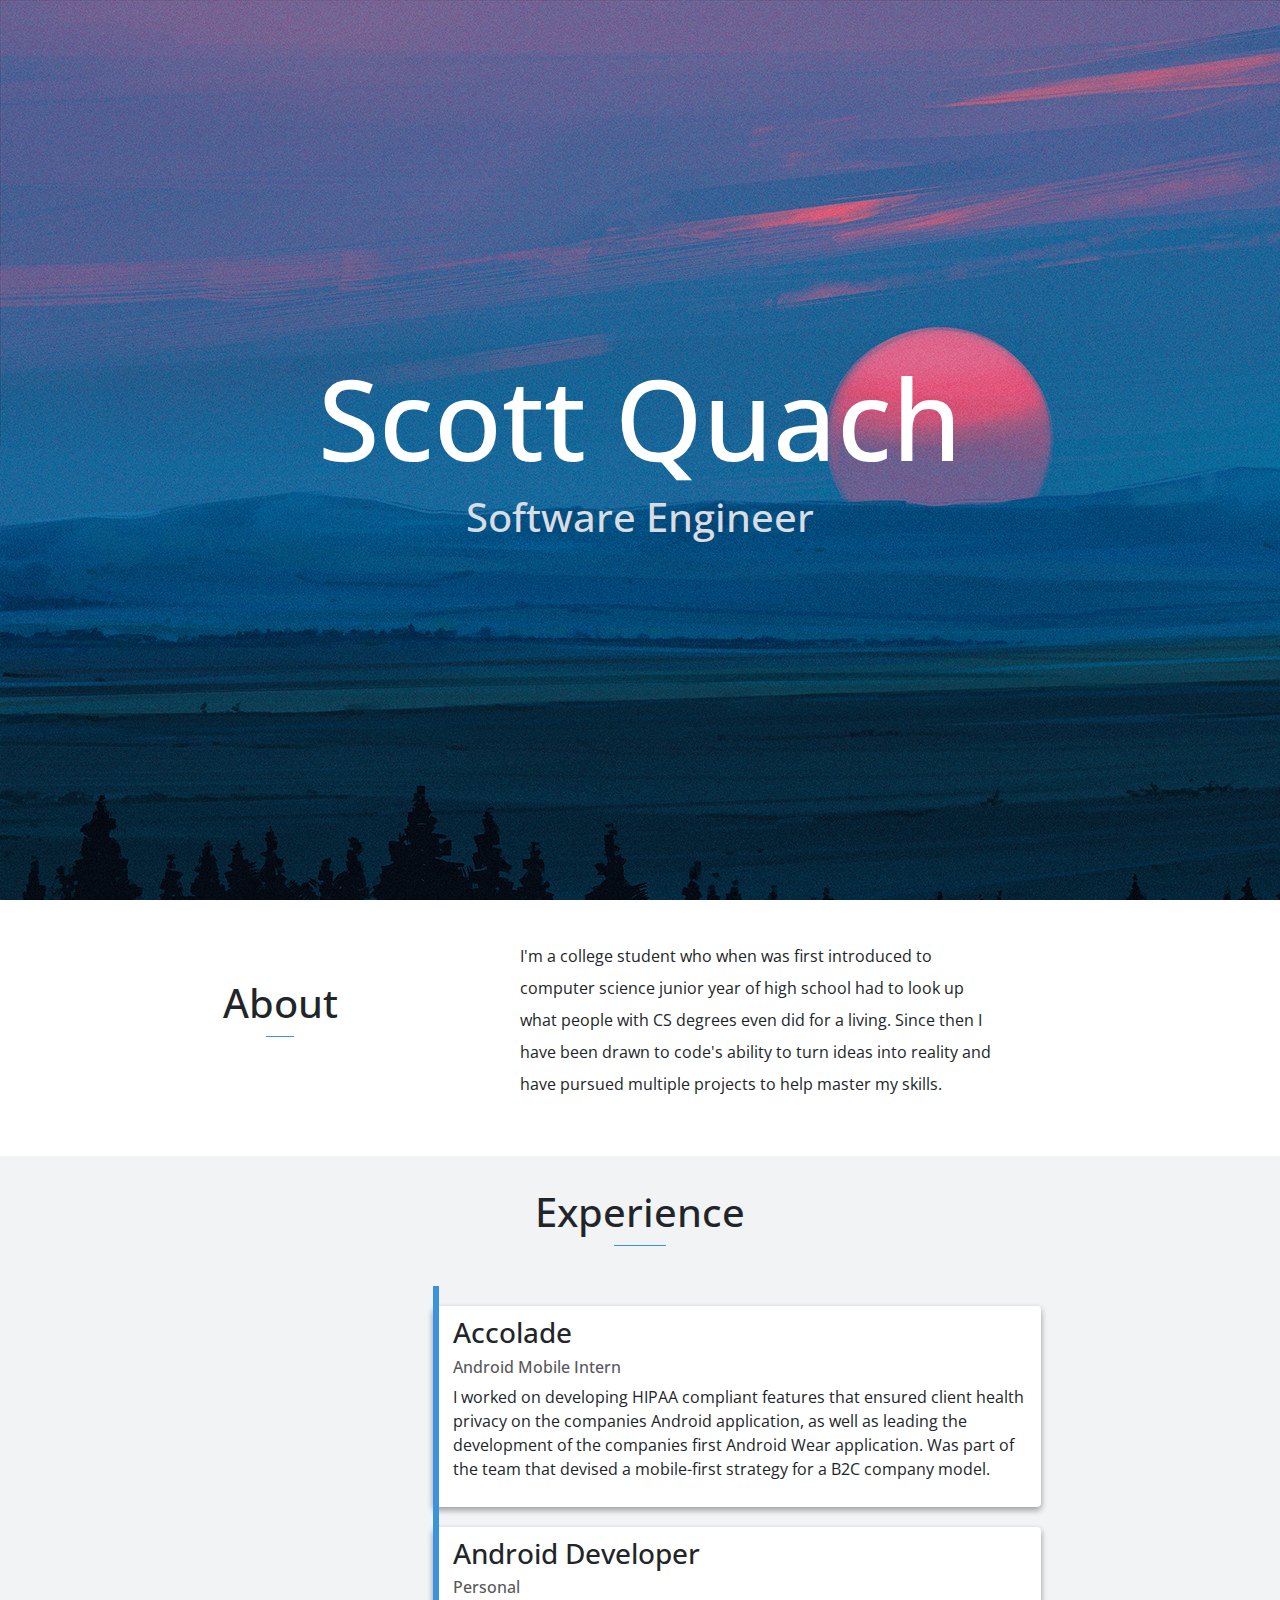
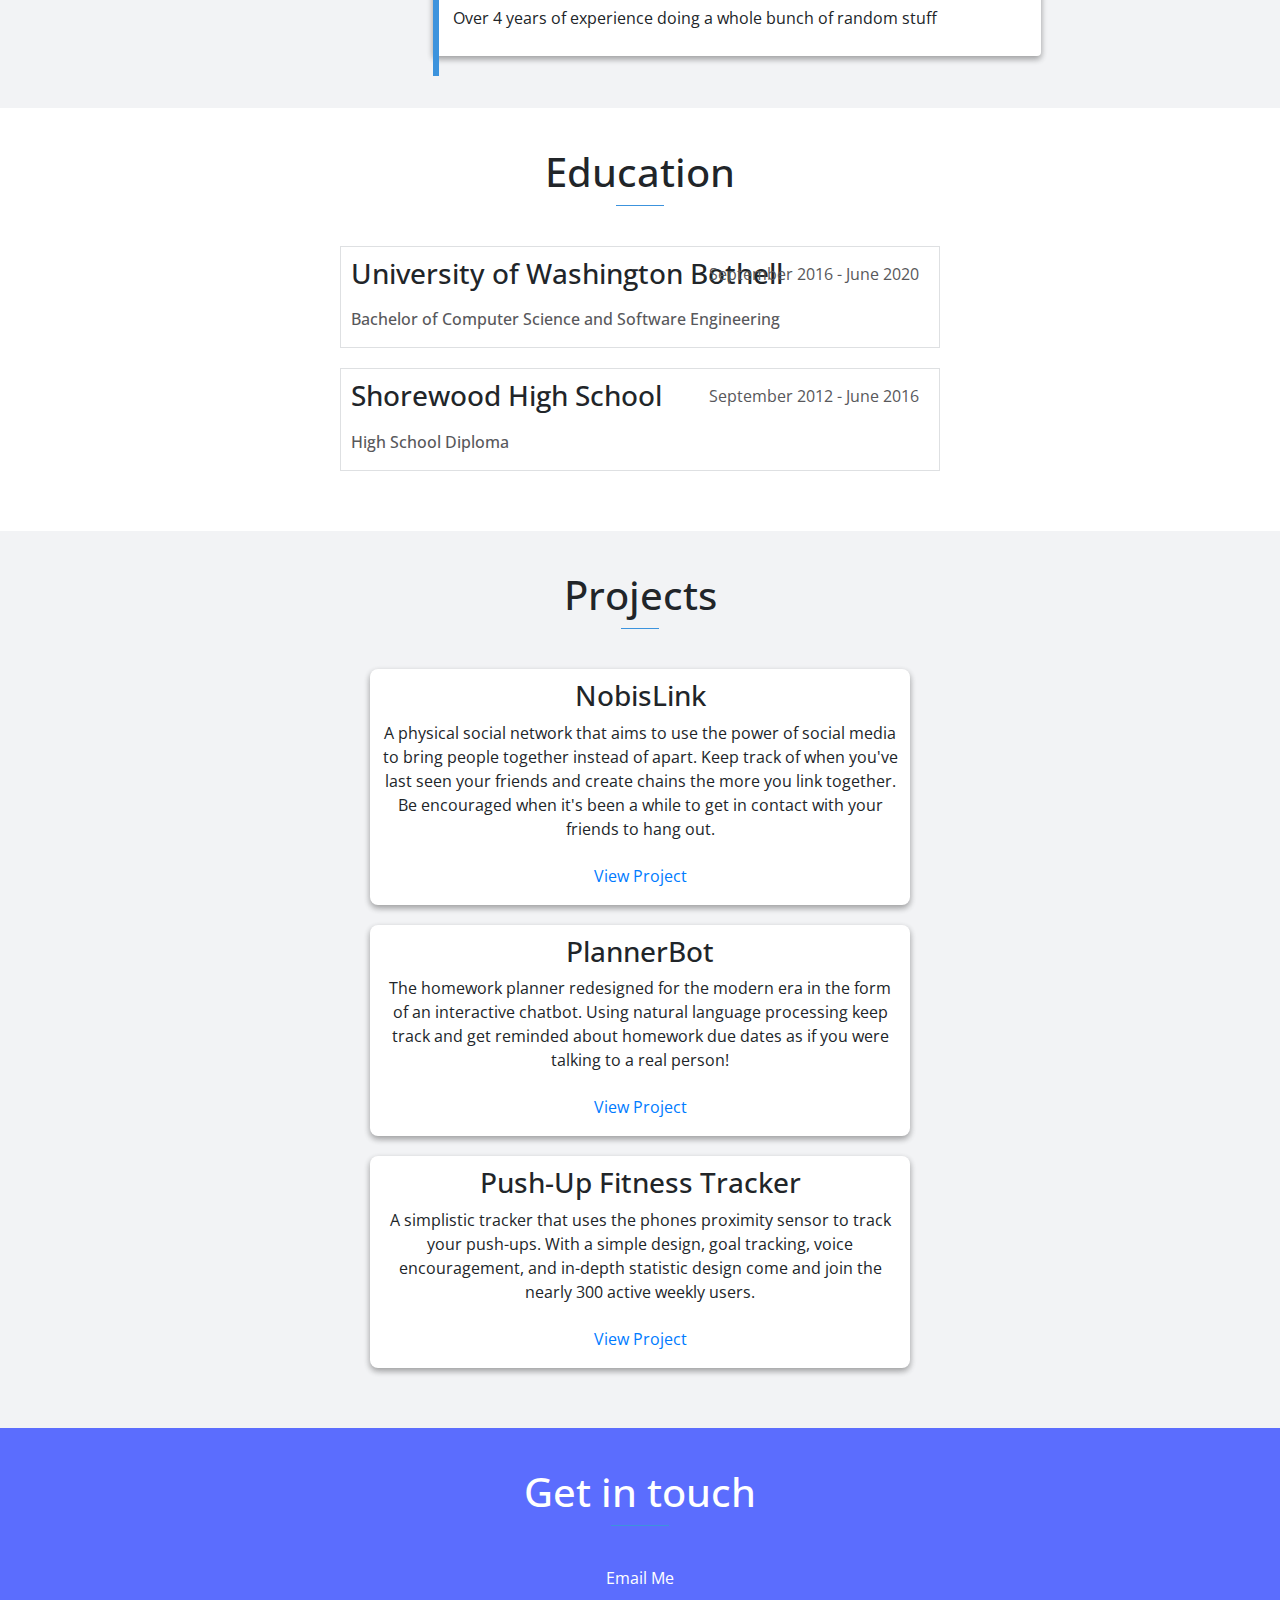
<file: index.html>
<!DOCTYPE html>
<html lang="en">

<head>
  <meta charset="utf-8" />
  <meta name="keywords" content="html, html5, css, css3, portfolio, professional" />
  <link rel="stylesheet" type="text/css" href="stylesheet.css" />
  <meta name="viewport" content="width = device-width, initial-scale = 1">
  <title>My Portfolio</title>

  <link href="https://fonts.googleapis.com/css?family=Open+Sans" rel="stylesheet">

  <link rel="stylesheet" type="text/css" href="https://maxcdn.bootstrapcdn.com/bootstrap/4.0.0/css/bootstrap.min.css">
</head>

<body>

  <!-- Splash screen -->
  <div class="full-screen">
    <div id="splash">
      <h2 id="title-name">Scott Quach</h2>
      <h3 id="title-description">Software Engineer</h3>
    </div>
  </div>

  <!-- About me -->
  <div id="about">
    <h1 class="heading">About</h1>
    <p>
      I'm a college student who when was first introduced to computer science junior year of high school
       had to look up what people with CS degrees even did for a living. Since then I have been drawn to code's ability to turn ideas into reality and have pursued multiple projects to help
       master my skills.
    </p>
  </div>

  <!-- Experience -->
  <div id="experience" class="section">
    <h1 class="heading">Experience</h1>

    <div class="timeline">
      <div class="timeline-container">
        <!-- Could put the date on the left sideof the timeline -->
        <!-- <h4>June 2017 - August 2017</h2> -->
        <h3>Accolade</h3>
        <h6>Android Mobile Intern</h6>
        <p>
          I worked on developing HIPAA compliant features that ensured client health privacy on the companies Android application, as well as leading the development of the companies first Android Wear application. Was part of the team that devised a mobile-first
          strategy for a B2C company model.
        </p>
      </div>
      <div class="timeline-container">
        <h3>Android Developer</h3>
        <h6>Personal</h6>
        <p>
          Over 4 years of experience doing a whole bunch of random stuff
        </p>
      </div>
    </div>

  </div>

  <!-- Education -->
  <div id="education" class="section">
    <h1 class="heading">Education</h1>
    <!-- College -->
    <div class="education-container">
      <h3>University of Washington Bothell</h3>
      <span class="education-date">September 2016 - June 2020</span>
      <h6>Bachelor of Computer Science and Software Engineering</h6>
    </div>
    <!-- Highschool -->
    <div class="education-container">
      <h3>Shorewood High School</h3>
      <span class="education-date">September 2012 - June 2016</span>
      <h6>High School Diploma</h6hidden>
    </div>
  </div>

  <!-- Projects -->
  <div id="projects">
    <h1 class="heading">Projects</h1>

    <!-- NobisLink -->
    <div class="project-container">
      <!-- <div class="project-image">

      </div> -->
      <div class="project-info">
        <h3>NobisLink</h3>
        <p>
          A physical social network that aims to use the power of social media
          to bring people together instead of apart. Keep track of when you've last seen your
          friends and create chains the more you link together. Be encouraged when it's been a while
          to get in contact with your friends to hang out.
        </p>
        <a href="https://play.google.com/apps/testing/com.nobislink.nobislink" class="btn" role="button">View Project</a>
      </div>
    </div>
    <!-- PlannerBot -->
    <div class="project-container">
      <!-- <div class="project-image">
      </div> -->
      <div class="project-info">
        <h3>PlannerBot</h3>
        <p>
          The homework planner redesigned for the modern era in the form of an
          interactive chatbot. Using natural language processing keep track and get reminded
          about homework due dates as if you were talking to a real person!
        </p>
        <a href="https://github.com/scottquach/Homework-Chatbot-Assistant" class="btn" role="button">View Project</a>
      </div>
    </div>
    <!-- Push-Up Fitness Tracker -->
    <div class="project-container">
      <!-- <div class="project-image">

      </div> -->
      <div class="project-info">
        <h3>Push-Up Fitness Tracker</h3>
        <p>
          A simplistic tracker that uses the phones proximity sensor to track your push-ups.
          With a simple design, goal tracking, voice encouragement, and in-depth statistic design come and join the
          nearly 300 active weekly users.
        </p>
        <a href="https://github.com/scottquach/Proximity-Push-Up-Counter" class="btn" role="button">View Project</a>
      </div>
    </div>
  </div>

  <!-- Skills -->
  <!-- <div id="skills">
    <h1 class="heading">Skills</h1>
    <ul>
      <li>Java</li>
      <li>Kotlin</li>
      <li>JavaScript</li>
      <li>CSS3</li>
      <li>HTML5</li>
      <li>XML</li>
      <li>Android Studio</li>
      <li>IntelliJ</li>
    </ul>
  </div> -->

  <!-- Contact -->
  <div id="contact">
    <h1 class="heading">Get in touch</h1>
    <a href="mailto:scottqglobal@gmail.com">Email Me</a>
  </div>


  <footer>

  </footer>

</html>
</file>
<file: stylesheet.css>
* {
  font-family: 'Open Sans', sans-serif;
}

.full-screen {
  display: flex;
  height: 100vh;
  justify-content: center;
  align-items: center;
  background-image: url("sunset.jpg");
  background-size: stretch;
}

.heading {
  text-align: center;
  position: relative;
  margin-left: auto;
  margin-right: auto;
  margin-bottom: 50px;
  display: inline-block;
}

.heading::after {
  content: "";
  position: absolute;
  width: 25%;
  height: 1px;
  bottom: -10px;
  left: 37.5%;
  background: black;
  border-bottom: 1px solid #3C93DD;
}

.section {
  /* position: relative; */
}

.timeline {
  position: relative;
  margin: 0 auto;
}

.timeline::after {
  content: "";
  position: absolute;
  width: 6px;
  background-color: #3C93DD;
  top: 0;
  bottom: 0;
  left: 33%;
}

.timeline-container {
  padding: 0.5em;
  position: relative;
  width: 50%;
  left: 33%;
  margin-top: 20px;
  padding: 10px;
  padding-left: 20px;
  background: white;
  border-radius: 4px;
  radius: 4px;
  margin-bottom: 20px;
  box-shadow: 0 3px 6px rgba(0,0,0,0.16), 0 3px 6px rgba(0,0,0,0.23);
}

div.timeline-container h6 {
  color: #58585B
}

/* .timeline-container::after {
  content: "";
  position: absolute;
  width: 25px;
  height: 25px;
  left: -5%;
  background-color: #3C93DD;
  /* border: 4px solid #FF9F55; */
  /* top: 15px;
  border-radius: 50%;
} */ 

.education-container {
  position: relative;
  border-style: solid;
  border-width: 1px;
  border-color: #DEE0E2;
  padding: 10px;
  max-width: 70%;
  min-width: 50%;
  margin: auto;
  margin-bottom: 20px;
}

div.education-container h6 {
  color: #58585B;
  margin-top: 20px
}

div.education-container span {
  color: #58585B;
}

.education-date {
  position: absolute;
  top: 15px;
  right: 20px;
}

.project-container {
  padding: 10px;
  background: white;
  margin-bottom: 20px;
  width: 45%;
  border-radius: 8px 8px 8px 8px;
  display: inline;
  box-shadow: 0 3px 6px rgba(0,0,0,0.16), 0 3px 6px rgba(0,0,0,0.23);
}

.project-info {
  display: flex;
  align-items: center;
  text-align: center;
  flex-direction: column;
}

.project-image {
  border-radius: 8px 0px 0px 8px;
  width: 100%;
  0 height: 100%;
}

.footer {
  display: flex;
}

#splash {
  font-size: 10em;
  text-align: center;
}

#splash h2 {
  color: white;
}

#splash h3 {
  color: #DADCE4;
}

#title-name {
  font-size: .70em;
}

#title-description {
  font-size: .25em;
}

#about {
  padding: 40px;
  display: grid;
  grid-template-columns: 40% auto 20%;
}

#about h1 {
  align-self: center;
  grid-column-start: 1;
  grid-column-end: 2;
}

#about p {
  grid-column-start: 2;
  grid-column-end: 3;
  line-height: 2em;
}


#experience {
  padding: 2em;
  background: #F2F3F5;
  display: flex;
  flex-direction: column;
}

#education {
  padding: 40px;
  display: flex;
  flex-direction: column;
  justify-content: space-around;
}

#projects {
  padding: 40px;
  background: #F2F3F5;
  display: flex;
  flex-direction: column;
  align-items: center;
}

#contact {
  padding: 40px;
  background: #5B6DFE;
  display: flex;
  flex-direction: column;
  align-items: center;
}

#contact h1 {
  color: white;
}

#contact a {
  color: white;
}

@media only screen and (max-width: 1000px) {

  #about {
    display: grid;
    grid-template-columns: 100%;
    grid-template-rows: 50% 50%;
  }

  #about h1 {
    align-self: center;
    grid-row-start: 1;
    grid-row-end: 2;
    grid-column-start: 1;
    grid-column-end: 2;
  }

  #about p {
    grid-row-start: 2;
    grid-row-end: 3;
    grid-column-start: 1;
    grid-column-end: 2;
    line-height: 2em;
  }

  .timeline-container {
      width: 80%;
      left: 10%;
s  }

  .timeline::after {
    left: 10%;
  }

  .education-container {
    max-width: 90%;
    min-width: 90%;
    z-index: 2;
  }

  .education-date {
    position: relative;
    top: 0px;
    right: 0px;
  }

  .project-container {
    width: 90%;
  }

}
</file>
